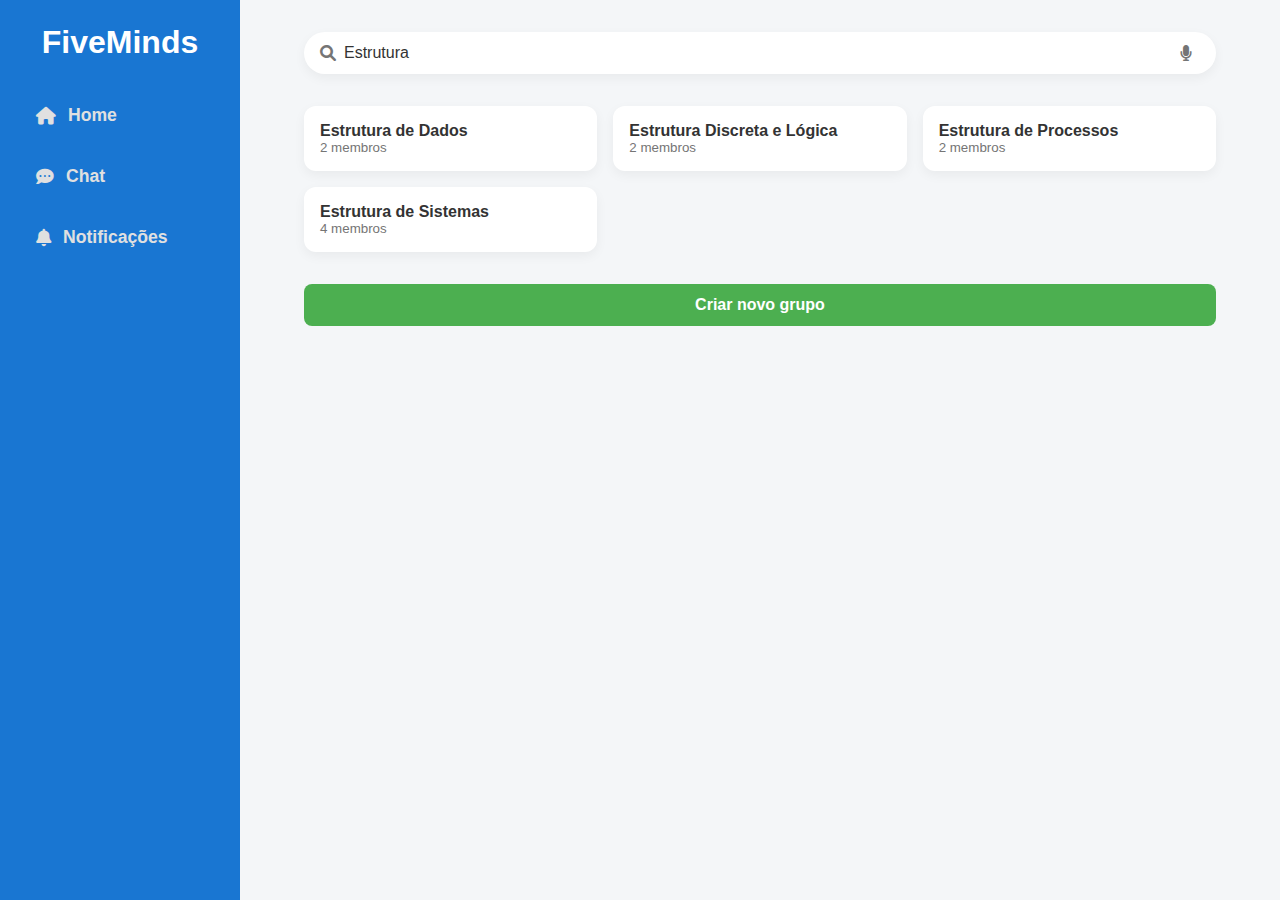
<file: busca.html>
<!DOCTYPE html>
<html lang="pt-br">

<head>
    <meta charset="UTF-8">
    <meta name="viewport" content="width=device-width, initial-scale=1.0">
    <title>Busca - FiveMinds</title>
    <link rel="stylesheet" href="css/style.css">
    <link rel="stylesheet" href="https://cdnjs.cloudflare.com/ajax/libs/font-awesome/6.0.0-beta3/css/all.min.css">
</head>

<body>

    <div class="app-container">
        <nav class="sidebar">
            <div class="sidebar-header">
                <span class="sidebar-title">FiveMinds</span>
            </div>  
            <ul class="sidebar-nav">
                <li class="nav-item"><a href="dash.html"><i class="fas fa-home"></i> Home</a></li>
                <li class="nav-item"><a href="grupo.html"><i class="fas fa-comment-dots"></i> Chat</a></li>
                <li class="nav-item"><a href="dash.html"><i class="fas fa-bell"></i> Notificações</a></li>
            </ul>
        </nav>

        <div class="content-wrapper">
         <header class="mobile-header">
                <span class="header-title-mobile">FiveMinds</span>
            </header>
            <main class="main-content">
                <div class="search-bar">
                    <i class="fas fa-search"></i>
                    <input type="text" placeholder="Estrutura" value="Estrutura">
                    <i class="fas fa-microphone"></i>
                </div>

                <section class="content-section">
                    <div class="list-container">
                        <div class="list-item result-item" id="open-modal-btn">
                            <div class="list-item-content">
                                <strong>Estrutura de Dados</strong>
                                <small>2 membros</small>
                            </div>
                        </div>
                        <div class="list-item result-item">
                            <div class="list-item-content">
                                <strong>Estrutura Discreta e Lógica</strong>
                                <small>2 membros</small>
                            </div>
                        </div>
                        <div class="list-item result-item">
                            <div class="list-item-content">
                                <strong>Estrutura de Processos</strong>
                                <small>2 membros</small>
                            </div>
                        </div>
                        <div class="list-item result-item">
                            <div class="list-item-content">
                                <strong>Estrutura de Sistemas</strong>
                                <small>4 membros</small>
                            </div>
                        </div>
                    </div>
                </section>

                <button class="btn btn-primary btn-block btn-criar-grupo">Criar novo grupo</button>
            </main>

            <nav class="mobile-nav">
                <a href="dash.html" class="nav-item">
                    <i class="fas fa-home"></i>
                    <span>Home</span>
                </a>
                <a href="grupo.html" class="nav-item">
                    <i class="fas fa-comment-dots"></i>
                    <span>Chat</span>
                </a>
                <a href="dash.html" class="nav-item">
                    <i class="fas fa-bell"></i>
                    <span>Notificações</span>
                </a>
            </nav>
        </div>
    </div>

    <div class="modal-overlay" id="details-modal">
        <div class="modal-content">
            <button class="modal-close" id="close-modal-btn">&times;</button>
            <h3>Estrutura de Dados</h3>
            <p class="modal-description">Grupo de estudo com ênfase em estrutura de dados com Java.</p>

            <strong>Integrantes:</strong>
            <ul class="integrantes-list">
                <li><i class="fas fa-user-circle"></i> Foca do Nascimento</li>
                <li><i class="fas fa-user-circle"></i> Elefante Crispim</li>
                <li><i class="fas fa-user-circle"></i> Malévola Boa Ventura</li>
            </ul>

            <button class="btn btn-primary btn-block">Entrar</button>
        </div>
    </div>

    <script src="assets/js/app.js"></script>
</body>

</html>
</file>
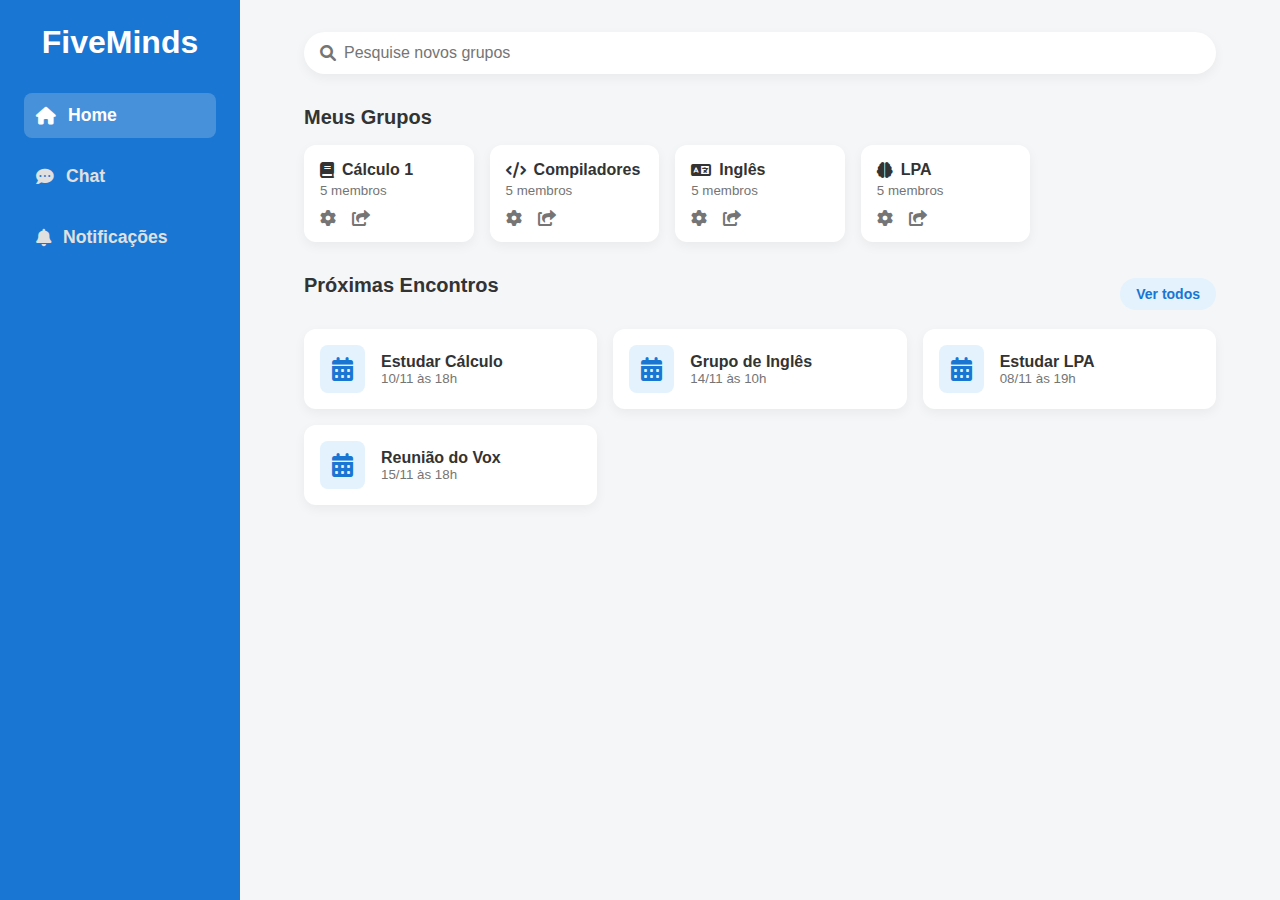
<file: dash.html>
<!DOCTYPE html>
<html lang="pt-br">

<head>
    <meta charset="UTF-8">
    <meta name="viewport" content="width=device-width, initial-scale=1.0">
    <title>Home - FiveMinds</title>
    <link rel="stylesheet" href="css/style.css">
    <link rel="stylesheet" href="https://cdnjs.cloudflare.com/ajax/libs/font-awesome/6.0.0-beta3/css/all.min.css">
</head>

<body>

    <div class="app-container">
        <nav class="sidebar">
            <div class="sidebar-header">
                <span class="sidebar-title">FiveMinds</span>
            </div>
            <ul class="sidebar-nav">
                <li class="nav-item active"><a href="dash.html"><i class="fas fa-home"></i> Home</a></li>
                <li class="nav-item"><a href="grupo.html"><i class="fas fa-comment-dots"></i> Chat</a></li>
                <li class="nav-item"><a href="dash.html"><i class="fas fa-bell"></i> Notificações</a></li>
            </ul>
        </nav>

        <div class="content-wrapper">
           <header class="mobile-header">
                <span class="header-title-mobile">FiveMinds</span>
            </header>

            <main class="main-content">
                <a href="busca.html" class="search-bar-link">
                    <div class="search-bar">
                        <i class="fas fa-search"></i>
                        <input type="text" placeholder="Pesquise novos grupos" readonly>
                    </div>
                </a>

                <section class="content-section">
                    <h2>Meus Grupos</h2>
                    <div class="grid-container-2col">
                        <div class="card group-card">
                            <span><i class="fas fa-book"></i> Cálculo 1</span>
                            <small>5 membros</small>
                            <div class="card-actions">
                                <i class="fas fa-cog"></i> <i class="fas fa-share-square"></i>
                            </div>
                        </div>
                        <div class="card group-card">
                            <span><i class="fas fa-code"></i> Compiladores</span>
                            <small>5 membros</small>
                            <div class="card-actions">
                                <i class="fas fa-cog"></i> <i class="fas fa-share-square"></i>
                            </div>
                        </div>
                        <div class="card group-card">
                            <span><i class="fas fa-language"></i> Inglês</span>
                            <small>5 membros</small>
                            <div class="card-actions">
                                <i class="fas fa-cog"></i> <i class="fas fa-share-square"></i>
                            </div>
                        </div>
                        <div class="card group-card">
                            <span><i class="fas fa-brain"></i> LPA</span>
                            <small>5 membros</small>
                            <div class="card-actions">
                                <i class="fas fa-cog"></i> <i class="fas fa-share-square"></i>
                            </div>
                        </div>
                    </div>
                </section>

                <section class="content-section">
                    <div class="section-header">
                        <h2>Próximas Encontros</h2>
                        <a href="#" class="btn-ver-todos">Ver todos</a>
                    </div>
                    <div class="list-container">
                        <div class="list-item">
                            <i class="fas fa-calendar-alt list-icon"></i>
                            <div class="list-item-content">
                                <strong>Estudar Cálculo</strong>
                                <small>10/11 às 18h</small>
                            </div>
                        </div>
                        <div class="list-item">
                            <i class="fas fa-calendar-alt list-icon"></i>
                            <div class="list-item-content">
                                <strong>Grupo de Inglês</strong>
                                <small>14/11 às 10h</small>
                            </div>
                        </div>
                        <div class="list-item">
                            <i class="fas fa-calendar-alt list-icon"></i>
                            <div class="list-item-content">
                                <strong>Estudar LPA</strong>
                                <small>08/11 às 19h</small>
                            </div>
                        </div>
                        <div class="list-item">
                            <i class="fas fa-calendar-alt list-icon"></i>
                            <div class="list-item-content">
                                <strong>Reunião do Vox</strong>
                                <small>15/11 às 18h</small>
                            </div>
                        </div>
                    </div>
                </section>
            </main>

            <nav class="mobile-nav">
                <a href="dash.html" class="nav-item active">
                    <i class="fas fa-home"></i>
                    <span>Home</span>
                </a>
                <a href="grupo.html" class="nav-item">
                    <i class="fas fa-comment-dots"></i>
                    <span>Chat</span>
                </a>
                <a href="dash.html" class="nav-item">
                    <i class="fas fa-bell"></i>
                    <span>Notificações</span>
                </a>
            </nav>
        </div>
    </div>

    <script src="assets\js\app.js"></script>
</body>

</html>
</file>
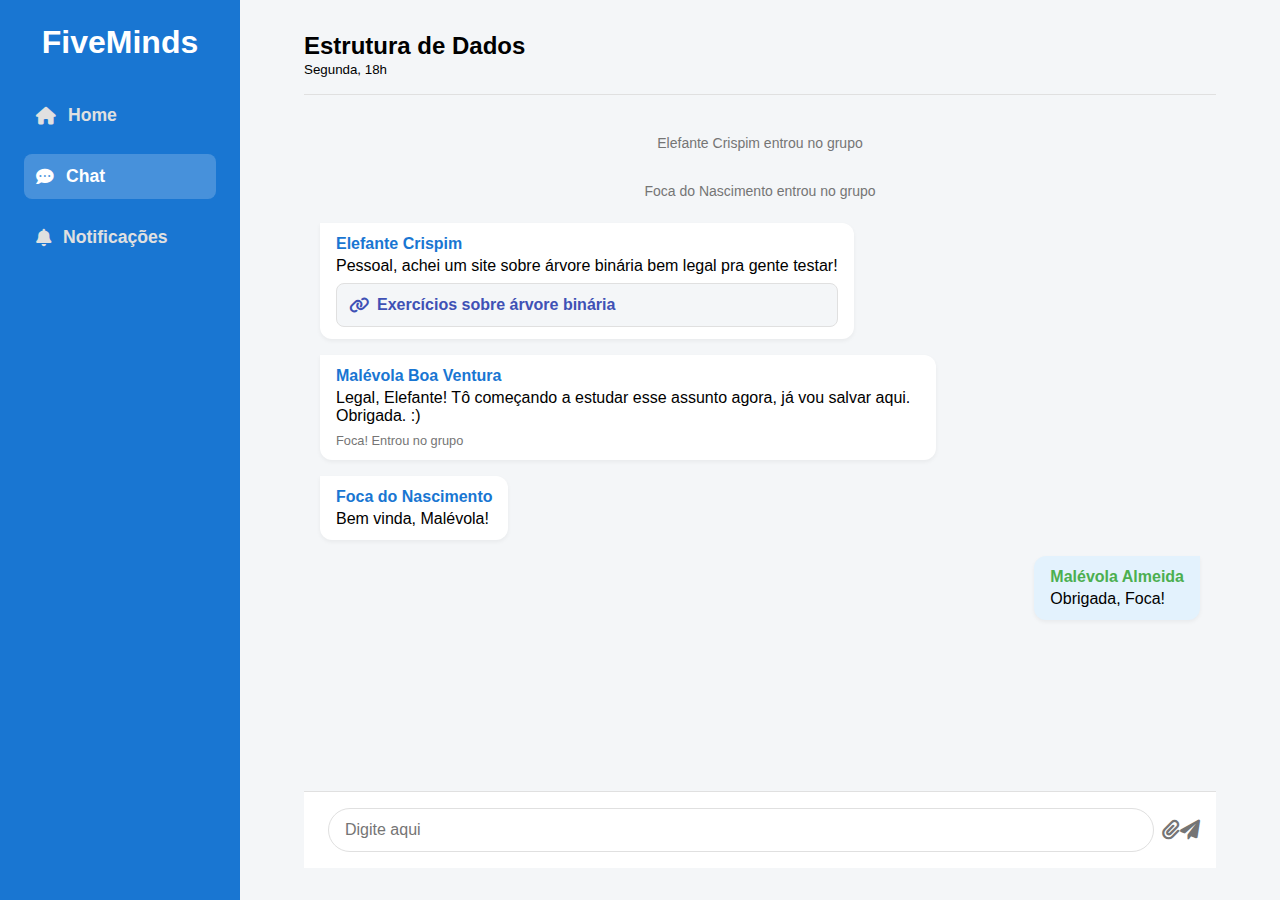
<file: grupo.html>
<!DOCTYPE html>
<html lang="pt-br">

<head>
    <meta charset="UTF-8">
    <meta name="viewport" content="width=device-width, initial-scale=1.0">
    <title>Grupo - FiveMinds</title>
    <link rel="stylesheet" href="css/style.css">
    <link rel="stylesheet" href="https://cdnjs.cloudflare.com/ajax/libs/font-awesome/6.0.0-beta3/css/all.min.css">
</head>

<body>

    <div class="app-container">
        <nav class="sidebar">
            <div class="sidebar-header">
                <span class="sidebar-title">FiveMinds</span>
            </div>
            <ul class="sidebar-nav">
                <li class="nav-item"><a href="dash.html"><i class="fas fa-home"></i> Home</a></li>
                <li class="nav-item active"><a href="grupo.html"><i class="fas fa-comment-dots"></i> Chat</a></li>
                <li class="nav-item"><a href="dash.html"><i class="fas fa-bell"></i> Notificações</a></li>
            </ul>
        </nav>

        <div class="content-wrapper">
            <header class="mobile-header chat-header">
                <a href="dash.html"><i class="fas fa-chevron-left"></i></a>
                <div class="header-title">
                    <strong>Estrutura de Dados</strong>
                    <small>Segunda, 18h</small>
                </div>
            </header>

            <main class="main-content chat-container">
                <div class="chat-header-desktop">
                    <h2>Estrutura de Dados</h2>
                    <small>Segunda, 18h</small>
                </div>

                <div class="chat-messages" id="chat-messages-container">
                    <div class="chat-info">Elefante Crispim entrou no grupo</div>
                    <div class="chat-info">Foca do Nascimento entrou no grupo</div>

                    <div class="message-bubble received">
                        <strong>Elefante Crispim</strong>
                        <p>Pessoal, achei um site sobre árvore binária bem legal pra gente testar!</p>
                        <div class="message-link">
                            <i class="fas fa-link"></i> Exercícios sobre árvore binária
                        </div>
                    </div>

                    <div class="message-bubble received">
                        <strong>Malévola Boa Ventura</strong>
                        <p>Legal, Elefante! Tô começando a estudar esse assunto agora, já vou salvar aqui. Obrigada. :)
                        </p>
                        <small>Foca! Entrou no grupo</small>
                    </div>

                    <div class="message-bubble received">
                        <strong>Foca do Nascimento</strong>
                        <p>Bem vinda, Malévola!</p>
                    </div>

                    <div class="message-bubble sent">
                        <strong>Malévola Almeida</strong>
                        <p>Obrigada, Foca!</p>
                    </div>
                </div>

                <div class="chat-input-area desktop-input">
                    <input type="text" placeholder="Digite aqui" id="chat-message-input">
                    <i class="fas fa-paperclip"></i>
                    <i class="fas fa-paper-plane" id="chat-send-btn"></i>
                </div>
            </main>

            <nav class="mobile-nav chat-nav">
                <div class="chat-nav-bottom-bar"> <a href="#" class="nav-item active">
                        <i class="fas fa-comment-dots"></i>
                        <span>Chat</span>
                    </a>
                    <a href="#" class="nav-item">
                        <i class="fas fa-archive"></i>
                        <span>Arquivos</span>
                    </a>
                    <a href="#" class="nav-item">
                        <i class="fas fa-cog"></i>
                        <span>Config</span>
                    </a>
                </div>
                <div class="chat-input-area mobile-input">
                    <input type="text" placeholder="Digite aqui" id="chat-message-input-mobile">
                    <i class="fas fa-paperclip"></i>
                    <i class="fas fa-paper-plane" id="chat-send-btn-mobile"></i>
                </div>
            </nav>
        </div>
    </div>

    <script src="assets\js\app.js"></script>
</body>

</html>
</file>
<file: css/style.css>
/* --- RESET E VARIÁVEIS GLOBAIS --- */
:root {
    --primary-blue: #1976D2; /* Azul principal do protótipo */
    --light-blue: #E3F2FD;  /* Azul claro para fundos */
    --white: #FFFFFF;
    --dark-text: #333333;
    --light-text: #757575;
    --bg-light: #F4F6F8;   /* Fundo geral (desktop) */
    --border-color: #E0E0E0;
    --green-accent: #4CAF50; /* Para botões como "Ver todos" e destaque mobile nav */
    --chat-link-color: #3f51b5; /* Cor para links dentro do chat */
}

* {
    margin: 0;
    padding: 0;
    box-sizing: border-box;
    font-family: -apple-system, BlinkMacSystemFont, 'Segoe UI', Roboto, Helvetica, Arial, sans-serif;
}

body {
    background-color: var(--bg-light);
}

/* --- ESTILOS DA PÁGINA DE LOGIN --- */
.login-body {
    /* **REMOVA O background: linear-gradient(...); SE EXISTIR** */
    /* **ADICIONE ESTAS DUAS LINHAS** */
    background-color: var(--primary-blue); /* Fundo azul por padrão */
    background-image: linear-gradient(180deg, var(--primary-blue) 480px, var(--bg-light) 480px); /* Gradiente para "cortar" */

    display: flex;
    justify-content: center;
    align-items: center;
    min-height: 100vh;
}

.login-container {
    display: flex;
    justify-content: center;
    align-items: center;
    width: 100%;
    padding: 1rem;
}

.login-card {
    background: var(--white);
    border-radius: 16px;
    box-shadow: 0 8px 24px rgba(0,0,0,0.1);
    /* padding: 2rem; -- Removido para o header azul funcionar */
    width: 100%;
    max-width: 400px;
    text-align: center;
    overflow: hidden; /* Adicionado para conter o header arredondado */
}

/* Novo: Header do Card */
.login-card-header {
    background: var(--primary-blue);
    padding: 2rem;
}

/* Novo: Corpo do Card */
.login-card-body {
    padding: 2rem;
}

.login-logo {
    width: 250px;
    margin-bottom: 0.5rem;
    /* FILTRO REMOVIDO AQUI: A logo aparecerá em sua cor original */
}

.login-subtitle {
    color: var(--light-text);
    margin-bottom: 2rem;
}

/* Novo: Estilo do Slogan no header azul */
.login-card-header .login-subtitle {
    color: var(--white);
    opacity: 0.9;
    margin-bottom: 0;
}

.input-group {
    text-align: left;
    margin-bottom: 1rem;
}

.input-group label {
    display: block;
    margin-bottom: 0.5rem;
    font-weight: 600;
    color: var(--dark-text);
}

.input-group input {
    width: 100%;
    padding: 0.75rem;
    border: 1px solid var(--border-color);
    border-radius: 8px;
    font-size: 1rem;
}

.btn {
    padding: 0.75rem;
    border: none;
    border-radius: 8px;
    font-size: 1rem;
    font-weight: 600;
    cursor: pointer;
    transition: background-color 0.2s;
}

.btn-block {
    width: 100%;
    display: block; /* Adicionado para esticar o link <a> */
}

.btn-primary {
    background-color: var(--dark-text); /* Botão "Sign in" é escuro */
    color: var(--white);
    margin-top: 1rem;
}
.btn-primary:hover {
    background-color: #555;
}

.forgot-password {
    display: block;
    margin: 1rem 0;
    color: var(--primary-blue);
    text-decoration: none;
    font-weight: 600;
}

.btn-google {
    background: var(--white);
    border: 1px solid var(--border-color);
    color: var(--dark-text);
    display: flex;
    justify-content: center;
    align-items: center;
    gap: 0.5rem;
}
.btn-google img {
    width: 20px;
    height: 20px;
}
.btn-google:hover {
    background-color: #f9f9f9;
}

.login-footer {
    margin-top: 2rem;
}
.login-footer a {
    color: var(--light-text);
    text-decoration: none;
    margin: 0 0.5rem;
    font-size: 0.875rem;
}

/* --- ESTRUTURA PRINCIPAL DO APP --- */
.app-container {
    display: flex;
    height: 100vh;
    overflow: hidden; /* Evita scroll indesejado no container principal */
}

/* NOVO WRAPPER PARA CONTEÚDO PRINCIPAL E HEADERS MOBILE */
.content-wrapper {
    flex: 1; /* Ocupa o espaço restante ao lado da sidebar */
    display: flex;
    flex-direction: column;
    overflow: hidden; /* Garante que main-content possa rolar sem vazar */
}

/* --- BARRA LATERAL (DESKTOP) --- */
.sidebar {
    width: 240px;
    background: var(--primary-blue);
    color: var(--white);
    display: flex;
    flex-direction: column;
    padding: 1.5rem;
    flex-shrink: 0; /* Impede que a sidebar diminua */
}
.sidebar-header {
    margin-bottom: 2rem;
    text-align: center; /* Centraliza o texto */
}
.sidebar-title { /* Novo estilo para o texto "FiveMinds" */
    font-size: 2rem; /* Tamanho da fonte */
    font-weight: bold; /* Negrito */
    color: var(--white); /* Cor do texto branco */
    /* Se a fonte da sua logo for específica e você tiver um webfont, adicione aqui */
}
/* Removido .sidebar-logo, pois agora é texto */
.sidebar-nav {
    list-style: none; /* Remove bullets */
}
.sidebar-nav .nav-item {
    margin-bottom: 1rem;
}
.sidebar-nav .nav-item a {
    color: #E0E0E0;
    text-decoration: none;
    font-size: 1.1rem;
    font-weight: 600;
    display: flex;
    align-items: center;
    gap: 0.75rem;
    padding: 0.75rem;
    border-radius: 8px;
    transition: background-color 0.2s;
}
.sidebar-nav .nav-item a:hover {
    background-color: rgba(255, 255, 255, 0.1);
}
.sidebar-nav .nav-item.active a {
    color: var(--white);
    background-color: rgba(255, 255, 255, 0.2);
}

/* --- CONTEÚDO PRINCIPAL --- */
.main-content {
    flex: 1; /* Ocupa todo o espaço vertical restante no content-wrapper */
    overflow-y: auto; /* Permite scroll se o conteúdo for grande */
    padding: 2rem;
    background-color: var(--bg-light); /* Fundo da área de conteúdo */
}

/* --- HEADER E NAV (MOBILE) --- */
.mobile-header, .mobile-nav {
    display: none; /* Escondidos no desktop POR PADRÃO */
}

/* --- COMPONENTES GERAIS --- */
.card {
    background: var(--white);
    border-radius: 12px;
    padding: 1rem;
    box-shadow: 0 4px 12px rgba(0,0,0,0.05);
}

.search-bar {
    display: flex;
    align-items: center;
    background: var(--white);
    border-radius: 99px; /* Pill shape */
    padding: 0.75rem 1rem;
    box-shadow: 0 4px 12px rgba(0,0,0,0.05);
    margin-bottom: 2rem;
}
.search-bar-link {
    text-decoration: none;
    color: inherit; /* Garante que o texto dentro seja da cor padrão */
}
.search-bar i {
    color: var(--light-text);
    margin-right: 0.5rem;
}
.search-bar input {
    flex: 1;
    border: none;
    outline: none;
    font-size: 1rem;
    background: transparent;
    color: var(--dark-text); /* Garante que o texto digitado seja escuro */
}
.search-bar input::placeholder {
    color: var(--light-text);
}


.content-section {
    margin-bottom: 2rem;
}
.content-section h2 {
    font-size: 1.25rem;
    margin-bottom: 1rem;
    color: var(--dark-text);
}

.section-header {
    display: flex;
    justify-content: space-between;
    align-items: center;
    margin-bottom: 1rem;
}
.btn-ver-todos {
    background: var(--light-blue);
    color: var(--primary-blue);
    padding: 0.5rem 1rem;
    border-radius: 99px;
    text-decoration: none;
    font-weight: 600;
    font-size: 0.875rem;
}

/* Grid "Meus Grupos" */
.grid-container-2col {
    display: grid;
    grid-template-columns: repeat(4, 1fr); /* 4 colunas no desktop */
    gap: 1rem;
}
.group-card {
    display: flex;
    flex-direction: column;
    gap: 0.25rem;
}
.group-card span {
    font-weight: 600;
    color: var(--dark-text);
    display: flex;
    align-items: center;
    gap: 0.5rem;
}
.group-card small {
    color: var(--light-text);
}
.group-card .card-actions {
    margin-top: 0.5rem;
    display: flex;
    gap: 1rem;
    color: var(--light-text);
}
.group-card .card-actions i {
    cursor: pointer;
}

/* Lista "Próximos Encontros" */
.list-container {
    display: grid;
    grid-template-columns: repeat(2, 1fr); /* 2 colunas no desktop */
    gap: 1rem;
}
.list-item {
    display: flex;
    align-items: center;
    gap: 1rem;
    background: var(--white);
    padding: 1rem;
    border-radius: 12px;
    box-shadow: 0 4px 12px rgba(0,0,0,0.05);
}
.list-icon {
    font-size: 1.5rem;
    color: var(--primary-blue);
    background: var(--light-blue);
    padding: 0.75rem;
    border-radius: 8px;
}
.list-item-content {
    display: flex;
    flex-direction: column;
}
.list-item-content strong {
    color: var(--dark-text);
}
.list-item-content small {
    color: var(--light-text);
}

/* --- ESTILOS DA PÁGINA DE BUSCA --- */
.result-item {
    cursor: pointer;
    transition: background-color 0.2s;
}
.result-item:hover {
    background-color: var(--bg-light);
}
.btn-criar-grupo {
    background-color: var(--green-accent);
    color: var(--white);
    margin-top: 2rem;
}

/* --- ESTILOS DO MODAL (POPUP) --- */
.modal-overlay {
    position: fixed;
    top: 0;
    left: 0;
    width: 100%;
    height: 100%;
    background: rgba(0, 0, 0, 0.6);
    display: none; /* Escondido por padrão */
    justify-content: center;
    align-items: center;
    z-index: 1000;
}
.modal-content {
    background: var(--white);
    padding: 2rem;
    border-radius: 16px;
    width: 90%;
    max-width: 450px;
    position: relative;
    box-shadow: 0 10px 30px rgba(0,0,0,0.2);
}
.modal-close {
    position: absolute;
    top: 1rem;
    right: 1rem;
    background: var(--bg-light);
    border: none;
    border-radius: 50%;
    width: 30px;
    height: 30px;
    font-size: 1.25rem;
    font-weight: 600;
    color: var(--light-text);
    cursor: pointer;
}
.modal-content h3 {
    margin-bottom: 0.5rem;
}
.modal-description {
    color: var(--light-text);
    margin-bottom: 1rem;
}
.integrantes-list {
    list-style: none;
    margin: 1rem 0;
}
.integrantes-list li {
    display: flex;
    align-items: center;
    gap: 0.5rem;
    margin-bottom: 0.5rem;
    font-weight: 500;
    color: var(--dark-text);
}
.integrantes-list i {
    color: var(--primary-blue);
    font-size: 1.25rem;
}

/* --- ESTILOS DA PÁGINA DE CHAT --- */
.chat-container {
    display: flex;
    flex-direction: column;
    height: 100%; /* Ocupa altura total do main-content */
}
.chat-header-desktop {
    padding-bottom: 1rem;
    border-bottom: 1px solid var(--border-color);
    margin-bottom: 1rem;
}
.chat-messages {
    flex: 1;
    overflow-y: auto;
    padding: 1rem;
    display: flex;
    flex-direction: column;
    gap: 1rem;
}
.chat-info {
    text-align: center;
    color: var(--light-text);
    font-size: 0.875rem;
    margin: 0.5rem 0;
}
.message-bubble {
    background: var(--white);
    padding: 0.75rem 1rem;
    border-radius: 12px;
    max-width: 70%;
    box-shadow: 0 2px 4px rgba(0,0,0,0.05);
}
.message-bubble strong {
    display: block;
    margin-bottom: 0.25rem;
    color: var(--primary-blue);
}
.message-bubble small {
    display: block;
    margin-top: 0.5rem;
    color: var(--light-text);
    font-size: 0.8rem;
}
.message-bubble.received {
    align-self: flex-start;
    border-top-left-radius: 0;
}
.message-bubble.sent {
    align-self: flex-end;
    background: var(--light-blue);
    border-top-right-radius: 0;
}
.message-bubble.sent strong {
    color: var(--green-accent); /* Ex: Cor do "usuário logado" */
}

.message-link {
    background: var(--bg-light);
    border: 1px solid var(--border-color);
    padding: 0.75rem;
    border-radius: 8px;
    margin-top: 0.5rem;
    display: flex;
    align-items: center;
    gap: 0.5rem;
    color: var(--chat-link-color); /* Usando uma cor mais escura para link de chat */
    font-weight: 600;
    text-decoration: none; /* Remover sublinhado */
}

.chat-input-area {
    display: flex;
    align-items: center;
    padding: 1rem;
    background: var(--white);
    border-top: 1px solid var(--border-color);
    flex-shrink: 0; /* Impede que a área de input encolha */
}
.chat-input-area input {
    flex: 1;
    border: 1px solid var(--border-color);
    border-radius: 99px;
    padding: 0.75rem 1rem;
    font-size: 1rem;
    margin: 0 0.5rem; /* Ajuste para ter espaço nas laterais */
}
.chat-input-area i {
    font-size: 1.25rem;
    color: var(--light-text);
    cursor: pointer;
}
.desktop-input {
    display: flex;
}
.mobile-input {
    display: none; /* Escondido no desktop */
}
/* chat-header.mobile-header e chat-nav.mobile-nav são controlados por media query */


/* --- RESPONSIVIDADE (Mobile-first a partir daqui) --- */
@media (max-width: 768px) {
    /* --- Esconde Desktop, Mostra Mobile --- */
    .sidebar {
        display: none; /* Esconde a sidebar no mobile */
    }
    .main-content {
        padding: 1rem;
        padding-bottom: 80px; /* Espaço para o rodapé fixo mobile-nav */
    }

    /* Mobile Header ( topo da tela ) */
    .mobile-header {
        display: flex; /* Mostra o header mobile */
        justify-content: center; /* Centraliza a logo */
        align-items: center;
        background: var(--primary-blue);
        color: var(--white);
        padding: 1rem;
        position: sticky; /* Fica fixo ao rolar */
        top: 0;
        z-index: 100;
        min-height: 60px; /* Altura mínima para o header */
    }
    .header-title-mobile { /* Novo estilo para o texto "FiveMinds" no header mobile */
        font-size: 1.8rem; /* Tamanho da fonte */
        font-weight: bold; /* Negrito */
        color: var(--white); /* Cor do texto branco */
        /* Se a fonte da sua logo for específica e você tiver um webfont, adicione aqui */
    }
    
    /* Mobile Navigation ( rodapé da tela ) */
    .mobile-nav {
        position: fixed;
        bottom: 0;
        left: 0;
        width: 100%;
        background: var(--white);
        border-top: 1px solid var(--border-color);
        box-shadow: 0 -4px 12px rgba(0,0,0,0.05);
        display: flex; /* Mostra a nav mobile */
        justify-content: space-around;
        padding: 0.5rem 0;
        z-index: 100;
        min-height: 70px; /* Altura mínima para a nav */
    }
    .mobile-nav .nav-item {
        display: flex;
        flex-direction: column;
        align-items: center;
        text-decoration: none;
        color: var(--light-text);
        font-size: 0.75rem;
        gap: 0.25rem;
        padding: 0.5rem; /* Área de clique maior */
    }
    .mobile-nav .nav-item i {
        font-size: 1.25rem;
    }
    .mobile-nav .nav-item.active {
        color: var(--primary-blue); /* Ícone ativo azul */
    }
    .mobile-nav .nav-item.active span {
        /* A "bolinha" verde do protótipo */
        background: var(--green-accent);
        color: var(--white);
        padding: 0.25rem 0.75rem;
        border-radius: 99px;
        font-size: 0.7rem; /* Texto menor para a bolinha */
    }

    /* --- Ajustes de Componentes --- */
    .grid-container-2col {
        grid-template-columns: 1fr 1fr; /* 2 colunas no mobile, como no figma */
    }
    .list-container {
        grid-template-columns: 1fr; /* 1 coluna no mobile */
    }
    .search-bar {
        margin-top: 1rem;
    }
    .content-wrapper {
        padding-bottom: 70px; /* espaço para o nav bar mobile */
    }


    /* --- Ajustes da Página de Chat Mobile --- */
    .chat-container {
        padding: 0; /* Remove padding lateral no mobile */
        padding-bottom: 120px; /* Espaço para nav e input do chat */
    }
    .chat-header-desktop, .desktop-input {
        display: none; /* Esconde elementos desktop no chat mobile */
    }
    .chat-header.mobile-header {
        display: flex; /* Mostra o header do chat mobile */
        justify-content: flex-start; /* Alinha o conteúdo à esquerda */
        padding: 0.75rem 1rem; /* Ajusta padding */
    }
    .chat-header a { /* Seta de voltar */
        color: var(--white);
        font-size: 1.5rem;
        margin-right: 1rem;
    }
    .chat-header .header-title {
        flex: 1; /* Ocupa o espaço entre a seta e os ícones de status */
        display: flex;
        flex-direction: column;
        align-items: flex-start; /* Alinha texto à esquerda */
        text-align: left;
    }
    .chat-header .header-title strong {
        font-size: 1.1rem;
    }
    .chat-header .header-title small {
        font-size: 0.85rem;
        opacity: 0.8;
    }

    .chat-nav.mobile-nav {
        flex-direction: column; /* Input e nav um abaixo do outro */
        min-height: auto;
        padding: 0;
    }
    .chat-nav-bottom-bar { /* Para os 3 botões (Chat, Arquivos, Config) */
        display: flex;
        justify-content: space-around;
        width: 100%;
        padding: 0.5rem 0;
        border-top: 1px solid var(--border-color); /* Adiciona borda se houver input acima */
    }
    .chat-input-area.mobile-input { /* Área de input do chat no mobile */
        display: flex;
        border-top: none; /* A borda já está na barra superior */
    }
    .chat-input-area.mobile-input input {
        margin: 0 0.5rem; /* Margens laterais */
    }
    
    .chat-messages {
        padding: 1rem;
    }
    .message-bubble {
        max-width: 80%;
    }
}

/* Ajustes para telas maiores que desktop (se necessário, ex: TVs ou monitores ultrawide) */
@media (min-width: 1200px) {
    .main-content {
        padding: 2rem 4rem; /* Mais espaço nas laterais para conteúdo desktop */
    }
    .grid-container-2col {
        grid-template-columns: repeat(5, 1fr); /* Exemplo: 5 colunas em telas muito grandes */
    }
        .list-container {
            grid-template-columns: repeat(3, 1fr); /* Exemplo: 3 colunas em telas muito grandes */
        }
    }
    
    a.btn {
        text-decoration: none;
    }
</file>
